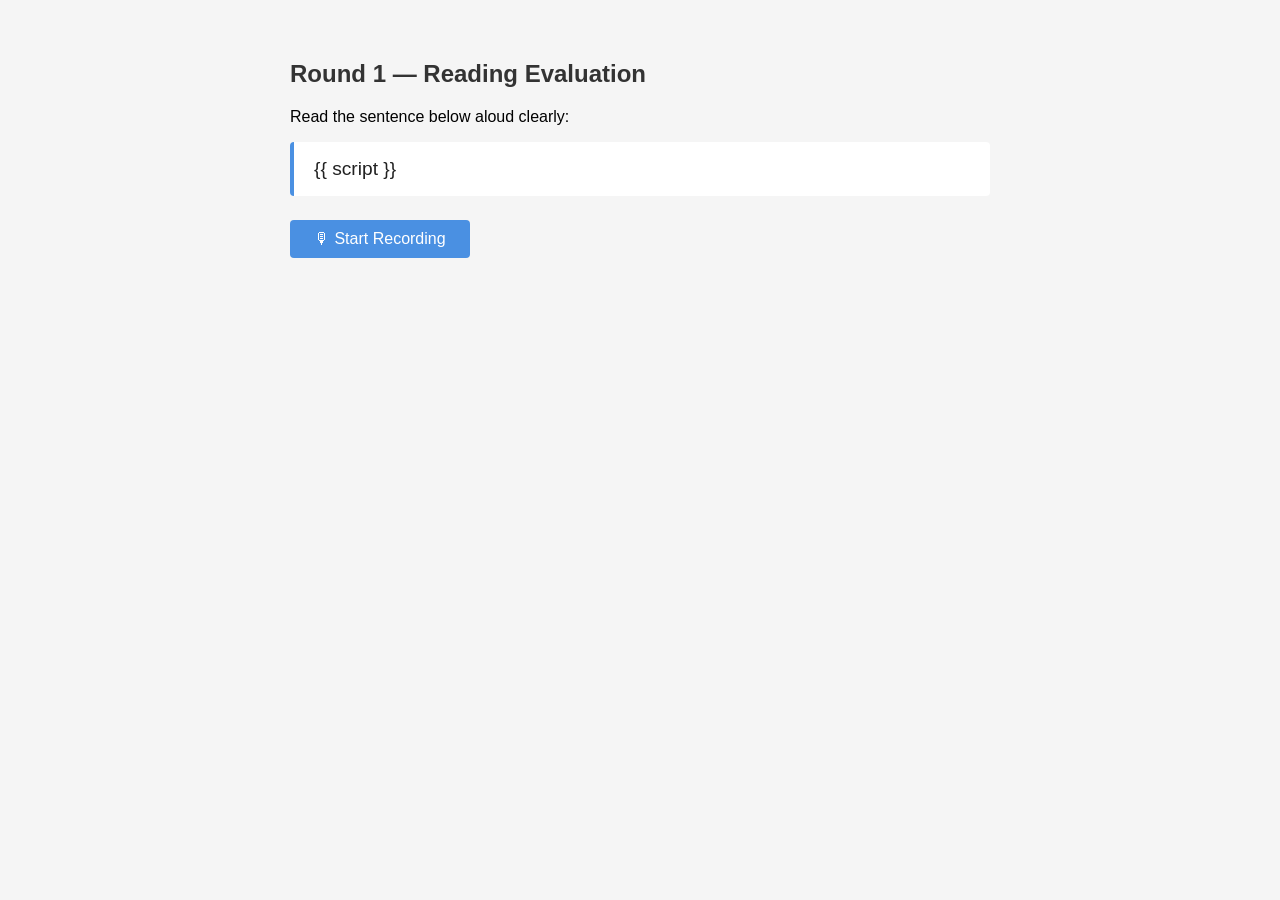
<file: templates/index.html>
<!DOCTYPE html>
<html lang="en">
<head>
  <meta charset="UTF-8" />
  <title>Round 1 - Reading Evaluation</title>
  <style>
    body { font-family: Arial, sans-serif; max-width: 700px; margin: 60px auto; padding: 0 20px; background: #f5f5f5; }
    h2 { color: #333; }
    #script-box {
      background: #fff; border-left: 4px solid #4a90e2; padding: 16px 20px;
      font-size: 1.2em; border-radius: 4px; margin-bottom: 24px; color: #222;
    }
    .btn {
      padding: 10px 24px; font-size: 1em; border: none; border-radius: 4px;
      cursor: pointer; margin-right: 10px;
    }
    #start-btn { background: #4a90e2; color: #fff; }
    #stop-btn  { background: #e24a4a; color: #fff; display: none; }
    #status    { margin-top: 12px; font-size: 0.95em; color: #666; }

    #results { display: none; background: #fff; border-radius: 6px; padding: 24px; margin-top: 28px; }
    #results h3 { margin-top: 0; color: #333; border-bottom: 1px solid #eee; padding-bottom: 8px; }
    .result-row { display: flex; justify-content: space-between; padding: 8px 0; border-bottom: 1px solid #f0f0f0; }
    .result-row:last-child { border-bottom: none; }
    .label { color: #555; }
    .value { font-weight: bold; color: #222; }
    .score-big { font-size: 2em; font-weight: bold; color: #4a90e2; text-align: center; margin: 16px 0 8px; }
    .misread-list { color: #e24a4a; font-size: 0.95em; }
    .transcript-box { background: #f9f9f9; padding: 10px; border-radius: 4px; font-size: 0.95em; color: #444; margin-top: 4px; }
    #error-msg { color: #e24a4a; margin-top: 12px; }
    #replay-box { display: none; margin-top: 14px; }
    #replay-box label { font-size: 0.9em; color: #555; display: block; margin-bottom: 4px; }
  </style>
</head>
<body>

  <h2>Round 1 — Reading Evaluation</h2>
  <p>Read the sentence below aloud clearly:</p>

  <div id="script-box">{{ script }}</div>

  <button class="btn" id="start-btn">🎙 Start Recording</button>
  <button class="btn" id="stop-btn">⏹ Stop & Evaluate</button>
  <div id="status"></div>
  <div id="error-msg"></div>
  <div id="replay-box">
    <label>🔊 Replay your recording:</label>
    <audio id="replay-player" controls style="width:100%;"></audio>
  </div>

  <div id="results">
    <h3>Evaluation Results</h3>
    <div class="score-big" id="r1-score">—</div>
    <div style="text-align:center;color:#888;margin-bottom:16px;">Round 1 Score (out of 100)</div>

    <div class="result-row">
      <span class="label">Accuracy</span>
      <span class="value" id="accuracy">—</span>
    </div>
    <div class="result-row">
      <span class="label">Word Error Rate (WER)</span>
      <span class="value" id="wer">—</span>
    </div>
    <div class="result-row">
      <span class="label">Fluency Score</span>
      <span class="value" id="fluency-score">—</span>
    </div>
    <div class="result-row">
      <span class="label">Speech Rate (WPM)</span>
      <span class="value" id="wpm">—</span>
    </div>
    <div class="result-row">
      <span class="label">Pause Count</span>
      <span class="value" id="pauses">—</span>
    </div>
    <div class="result-row">
      <span class="label">Pitch Variance (Hz std)</span>
      <span class="value" id="pitch">—</span>
    </div>
    <div class="result-row">
      <span class="label">Duration</span>
      <span class="value" id="duration">—</span>
    </div>
    <div class="result-row" style="flex-direction:column;">
      <span class="label">Misread / Skipped Words</span>
      <span class="misread-list" id="misread">—</span>
    </div>
    <div class="result-row" style="flex-direction:column;">
      <span class="label">Your Transcript</span>
      <div class="transcript-box" id="transcript">—</div>
    </div>
  </div>

<script>
  let mediaRecorder, audioChunks = [];

  document.getElementById("start-btn").onclick = async () => {
    audioChunks = [];
    const stream = await navigator.mediaDevices.getUserMedia({ audio: true });
    mediaRecorder = new MediaRecorder(stream, { mimeType: "audio/webm" });
    mediaRecorder.ondataavailable = e => { if (e.data && e.data.size > 0) audioChunks.push(e.data); };
    mediaRecorder.start(250);  // collect chunks every 250ms

    document.getElementById("start-btn").style.display = "none";
    document.getElementById("stop-btn").style.display = "inline-block";
    document.getElementById("status").textContent = "Recording... speak now.";
    document.getElementById("error-msg").textContent = "";
    document.getElementById("results").style.display = "none";
  };

  document.getElementById("stop-btn").onclick = () => {
    document.getElementById("stop-btn").style.display = "none";
    document.getElementById("start-btn").style.display = "inline-block";
    document.getElementById("status").textContent = "Processing...";

    // assign onstop BEFORE calling stop()
    mediaRecorder.onstop = async () => {
      console.log("chunks collected:", audioChunks.length);
      const blob = new Blob(audioChunks, { type: "audio/webm" });

      // Replay in-memory — no file saved
      const prevURL = document.getElementById("replay-player").src;
      if (prevURL) URL.revokeObjectURL(prevURL);
      document.getElementById("replay-player").src = URL.createObjectURL(blob);
      document.getElementById("replay-box").style.display = "block";

      const formData = new FormData();
      formData.append("audio", blob, "recording.webm");

      try {
        const res = await fetch("/evaluate", { method: "POST", body: formData });
        const data = await res.json();

        if (data.error) {
          document.getElementById("error-msg").textContent = "Error: " + data.error;
          document.getElementById("status").textContent = "";
          return;
        }

        document.getElementById("r1-score").textContent      = data.round1_score;
        document.getElementById("accuracy").textContent      = data.accuracy_percent + "%";
        document.getElementById("wer").textContent           = (data.wer * 100).toFixed(2) + "%";
        document.getElementById("fluency-score").textContent = data.fluency_score;
        document.getElementById("wpm").textContent           = data.fluency.approx_wpm;
        document.getElementById("pauses").textContent        = data.fluency.pause_count;
        document.getElementById("pitch").textContent         = data.fluency.pitch_variance;
        document.getElementById("duration").textContent      = data.fluency.duration_sec + "s";
        document.getElementById("misread").textContent       = data.misread_words.length ? data.misread_words.join(", ") : "None ✓";
        document.getElementById("transcript").textContent    = data.transcript || "(no speech detected)";

        document.getElementById("results").style.display = "block";
        document.getElementById("status").textContent = "Done.";
      } catch (err) {
        document.getElementById("error-msg").textContent = "Request failed: " + err.message;
        document.getElementById("status").textContent = "";
      }
    };

    mediaRecorder.stop();
    mediaRecorder.stream.getTracks().forEach(t => t.stop());
  };
</script>
</body>
</html>
</file>
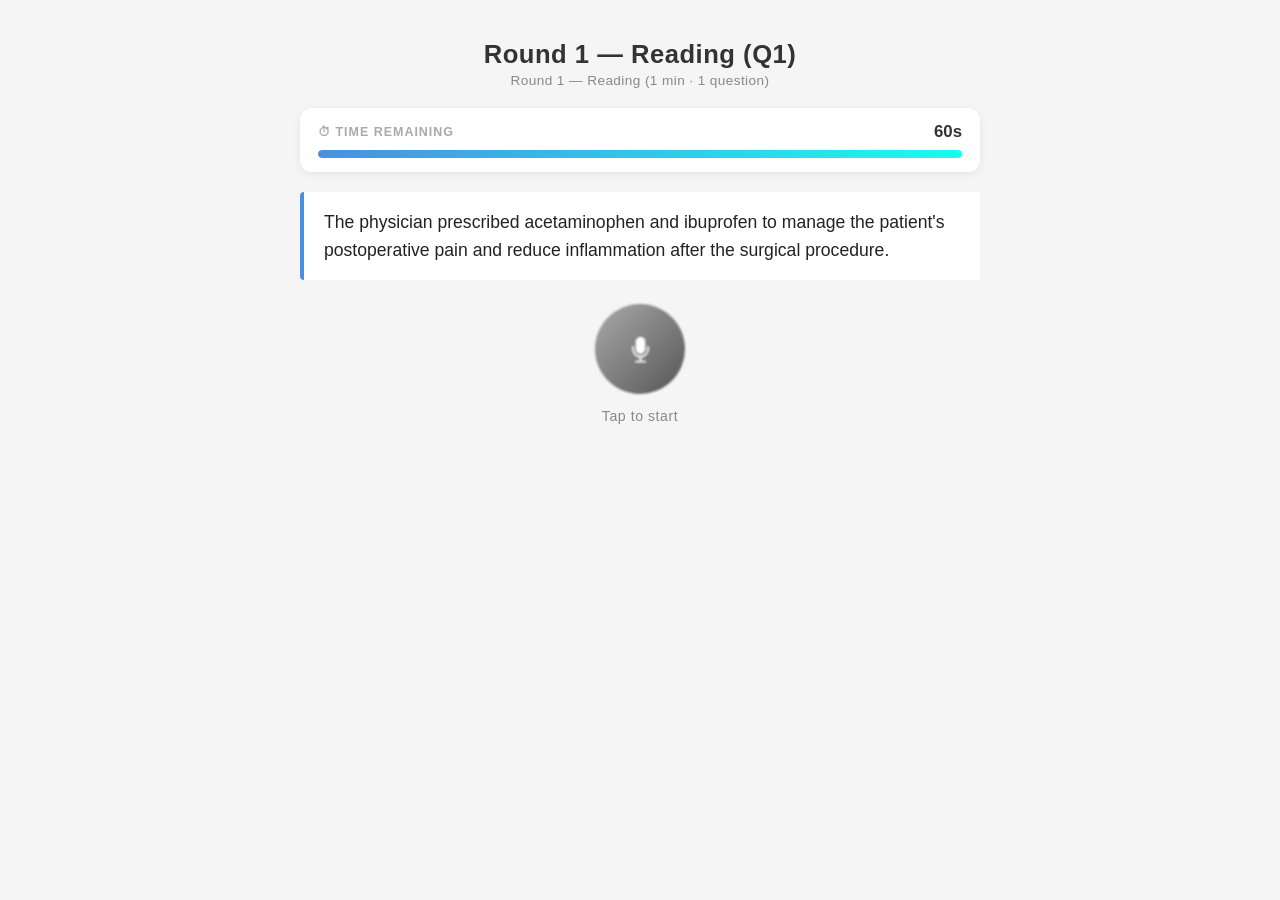
<file: templates/interview.html>
<!DOCTYPE html>
<html lang="en">
<head>
  <meta charset="UTF-8" />
  <title>5-Minute Interview</title>
  <link rel="stylesheet" href="/static/mic_button.css" />
  <style>
    * { box-sizing: border-box; }
    body { font-family: Arial, sans-serif; max-width: 720px; margin: 40px auto; padding: 0 20px; background: #f5f5f5; }
    h2 { color: #333; margin-bottom: 4px; text-align: center; font-size: 1.6em; letter-spacing: 0.02em; }
    .round-label { font-size: 0.85em; color: #888; margin-bottom: 20px; text-align: center; letter-spacing: 0.03em; }

    /* Timer */
    .timer-wrap {
      background: #fff;
      border-radius: 12px;
      padding: 14px 18px;
      margin-bottom: 20px;
      box-shadow: 0 2px 8px rgba(0,0,0,0.07);
    }
    .timer-header {
      display: flex;
      justify-content: space-between;
      align-items: center;
      margin-bottom: 8px;
    }
    .timer-header .timer-title {
      font-size: 0.78em;
      font-weight: 600;
      text-transform: uppercase;
      letter-spacing: 0.08em;
      color: #aaa;
    }
    #timer-text {
      font-size: 1.05em;
      font-weight: 700;
      color: #333;
      font-variant-numeric: tabular-nums;
    }
    #timer-bar-wrap {
      background: #eee;
      border-radius: 999px;
      height: 8px;
      overflow: hidden;
    }
    #timer-bar {
      height: 8px;
      border-radius: 999px;
      background: linear-gradient(90deg, #4a90e2, #1afbf0);
      transition: width 1s linear, background 0.5s;
      width: 100%;
    }

    /* Question box */
    .question-wrap { position: relative; margin-bottom: 8px; }
    #question-box {
      background: #fff; border-left: 4px solid #4a90e2;
      padding: 16px 20px; font-size: 1.1em; border-radius: 4px;
      color: #222; line-height: 1.6;
    }
    #hint-box { background: #eef4ff; border-radius: 4px; padding: 8px 14px; font-size: 0.9em; color: #555; margin-bottom: 20px; }

    /* Buttons */
    .btn { padding: 10px 22px; font-size: 1em; border: none; border-radius: 4px; cursor: pointer; }
    #next-btn {
      display: none;
      background: linear-gradient(135deg, #27ae60, #1abc9c);
      color: #fff;
      float: right;
      border-radius: 8px;
      padding: 10px 24px;
      font-weight: 600;
      box-shadow: 0 2px 8px rgba(39,174,96,0.3);
    }
    .action-row { overflow: hidden; margin-top: 10px; }

    #error-msg { color: #e24a4a; margin-top: 8px; font-size: 0.9em; text-align: center; }

    /* Replay button */
    #replay-btn {
      display: none;
      position: absolute;
      top: 0; right: 0;
      width: 44px; height: 44px;
      border-radius: 50%;
      border: none;
      background: linear-gradient(135deg, #1afbf0, #da00ff);
      cursor: pointer;
      box-shadow: 0 2px 8px rgba(218,0,255,0.3);
      align-items: center;
      justify-content: center;
      transition: transform 0.2s;
    }
    #replay-btn:hover { transform: scale(1.1); }
    #replay-btn svg { width: 20px; height: 20px; fill: white; }

    /* Replay modal */
    #replay-modal {
      display: none;
      position: fixed;
      inset: 0;
      background: rgba(0,0,0,0.5);
      z-index: 1000;
      align-items: center;
      justify-content: center;
    }
    #replay-modal.open { display: flex; }
    .replay-modal-box {
      background: #1a1a2e;
      border-radius: 16px;
      padding: 28px 32px;
      width: 360px;
      box-shadow: 0 8px 32px rgba(0,0,0,0.4);
      position: relative;
    }
    .replay-modal-title {
      color: #fff;
      font-size: 1em;
      font-weight: 600;
      margin-bottom: 20px;
      letter-spacing: 0.04em;
      text-align: center;
    }
    #replay-player {
      width: 100%;
      border-radius: 8px;
      outline: none;
      accent-color: #1afbf0;
    }
    .replay-close {
      position: absolute;
      top: 12px; right: 14px;
      background: none;
      border: none;
      color: #aaa;
      font-size: 1.3em;
      cursor: pointer;
      line-height: 1;
    }
    .replay-close:hover { color: #fff; }

    /* Results */
    #results {
      display: none;
      background: #fff;
      border-radius: 6px;
      padding: 20px;
      margin-top: 20px;
      max-height: 340px;
      overflow-y: auto;
      scroll-behavior: smooth;
    }
    #results::-webkit-scrollbar { width: 6px; }
    #results::-webkit-scrollbar-track { background: #f0f0f0; border-radius: 999px; }
    #results::-webkit-scrollbar-thumb { background: #ccc; border-radius: 999px; }
    #results::-webkit-scrollbar-thumb:hover { background: #aaa; }
    #results h3 { margin-top: 0; border-bottom: 1px solid #eee; padding-bottom: 8px; color: #333; }
    .result-row { display: flex; justify-content: space-between; padding: 7px 0; border-bottom: 1px solid #f0f0f0; font-size: 0.93em; }
    .result-row:last-child { border-bottom: none; }
    .label { color: #555; }
    .value { font-weight: bold; color: #222; }
    .score-big { font-size: 2em; font-weight: bold; text-align: center; margin: 12px 0 4px; }
    .r1-color { color: #4a90e2; }
    .r2-color { color: #9b59b6; }
    .r3-color { color: #27ae60; }
    .text-box { background: #f9f9f9; padding: 8px; border-radius: 4px; font-size: 0.9em; color: #444; margin-top: 4px; }
    .kw { padding: 3px 9px; border-radius: 4px; font-size: 0.85em; font-weight: bold; margin: 2px; display: inline-block; }
    .kw-matched { background: #d4edda; color: #155724; }
    .kw-missing { background: #f8d7da; color: #721c24; }
    .ph { padding: 3px 9px; border-radius: 4px; font-size: 0.85em; font-weight: bold; margin: 2px; display: inline-block; }
    .ph-correct { background: #d4edda; color: #155724; }
    .ph-wrong   { background: #f8d7da; color: #721c24; }
    .ph-extra   { background: #fff3cd; color: #856404; }
    .verdict-box { text-align: center; font-size: 0.95em; font-weight: bold; padding: 5px 14px; border-radius: 20px; display: inline-block; margin: 0 auto 12px; width: 100%; }
    .verdict-correct   { background: #d4edda; color: #155724; }
    .verdict-partial   { background: #fff3cd; color: #856404; }
    .verdict-incorrect { background: #f8d7da; color: #721c24; }



    /* Final summary */
    #summary { display: none; background: #fff; border-radius: 8px; padding: 28px; margin-top: 24px; text-align: center; }
    #summary h2 { color: #333; }
    .summary-score { font-size: 2.5em; font-weight: bold; color: #4a90e2; }

    /* Timeout warning */
    #timeout-msg { display: none; background: #fff3cd; color: #856404; padding: 8px 14px; border-radius: 4px; margin-top: 10px; font-size: 0.9em; }
  </style>
</head>
<body>

<h2 id="round-title">Interview</h2>
<div class="round-label" id="round-label"></div>

<div class="timer-wrap">
  <div class="timer-header">
    <span class="timer-title">&#9201; Time Remaining</span>
    <span id="timer-text"></span>
  </div>
  <div id="timer-bar-wrap"><div id="timer-bar"></div></div>
</div>

<div class="question-wrap">
  <div id="question-box"></div>
  <button id="replay-btn" title="Replay recording">
    <svg viewBox="0 0 24 24" xmlns="http://www.w3.org/2000/svg"><path d="M12 3a9 9 0 1 0 9 9h-2a7 7 0 1 1-7-7V3z"/><path d="M15 3l-3 3 3 3V3z"/><path d="M10 8l6 4-6 4V8z"/></svg>
  </button>
</div>
<div id="hint-box" style="display:none;"></div>

<div class="mic-wrapper">
  <div class="mic-shell">
    <button class="mic-box idle" id="mic-btn" title="Start Recording">
      <svg fill="#000000" width="800px" height="800px" viewBox="-3 0 19 19" xmlns="http://www.w3.org/2000/svg" class="cf-icon-svg"><path d="M11.665 7.915v1.31a5.257 5.257 0 0 1-1.514 3.694 5.174 5.174 0 0 1-1.641 1.126 5.04 5.04 0 0 1-1.456.384v1.899h2.312a.554.554 0 0 1 0 1.108H3.634a.554.554 0 0 1 0-1.108h2.312v-1.899a5.045 5.045 0 0 1-1.456-.384 5.174 5.174 0 0 1-1.641-1.126 5.257 5.257 0 0 1-1.514-3.695v-1.31a.554.554 0 1 1 1.109 0v1.31a4.131 4.131 0 0 0 1.195 2.917 3.989 3.989 0 0 0 5.722 0 4.133 4.133 0 0 0 1.195-2.917v-1.31a.554.554 0 1 1 1.109 0zM3.77 10.37a2.875 2.875 0 0 1-.233-1.146V4.738A2.905 2.905 0 0 1 3.77 3.58a3 3 0 0 1 1.59-1.59 2.902 2.902 0 0 1 1.158-.233 2.865 2.865 0 0 1 1.152.233 2.977 2.977 0 0 1 1.793 2.748l-.012 4.487a2.958 2.958 0 0 1-.856 2.09 3.025 3.025 0 0 1-.937.634 2.865 2.865 0 0 1-1.152.233 2.905 2.905 0 0 1-1.158-.233A2.957 2.957 0 0 1 3.77 10.37z"/></svg>
    </button>
  </div>
  <div class="mic-label" id="mic-label">Tap to start</div>
</div>

<div class="action-row">
  <div id="timeout-msg" style="display:none;">⏰ Time's up!</div>
  <div id="error-msg"></div>
  <button class="btn" id="next-btn">Next ➜</button>
</div>

<!-- Replay Modal -->
<div id="replay-modal">
  <div class="replay-modal-box">
    <button class="replay-close" id="replay-close">&#x2715;</button>
    <div class="replay-modal-title">🔊 Your Recording</div>
    <audio id="replay-player" controls></audio>
  </div>
</div>

<div id="results"></div>
<div id="summary"></div>

<script>
// ─── Data ────────────────────────────────────────────────────────────────────
const SCRIPTS = [
  "The physician prescribed acetaminophen and ibuprofen to manage the patient's postoperative pain and reduce inflammation after the surgical procedure.",
  "Amoxicillin is a broad spectrum antibiotic commonly prescribed for bacterial infections. The pharmacist advised the patient to complete the full course of azithromycin to prevent antibiotic resistance and ensure complete eradication of the infection."
];

const WORDS = [
  { word: "Stethoscope",    ipa: "ˈstɛθəskəʊp",         phonemes: ["S","T","EH","TH","AH","S","K","OW","P"],                                          hint: "A medical instrument used to listen to heart and lung sounds." },
  { word: "Anesthesia",     ipa: "ˌænɪsˈθiːʒə",          phonemes: ["AE","N","AH","S","TH","IY","ZH","AH"],                                           hint: "Temporary loss of sensation induced before surgery." },
  { word: "Cardiovascular", ipa: "ˌkɑːrdioʊˈvæskjʊlər", phonemes: ["K","AA","R","D","IY","OW","V","AE","S","K","Y","UH","L","ER"],               hint: "Relating to the heart and blood vessels." }
];

const QA = [
  {
    question: "Name the top 3 pharmaceutical companies in India and what makes them leaders.",
    reference_answer: "The top three pharmaceutical companies in India are Sun Pharmaceutical Industries, Cipla, and Dr Reddy's Laboratories. Sun Pharma is the largest with a strong global presence and a wide range of specialty and generic medicines. Cipla is known for its affordable life saving drugs especially in respiratory and HIV treatment. Dr Reddy's is recognized for its strong research capabilities and international generic drug exports.",
    keywords: ["Sun Pharma", "Cipla", "Dr Reddy's", "generic", "specialty", "research", "exports", "affordable"]
  },
  {
    question: "What are the top 3 most prescribed drugs in India and what are they used for?",
    reference_answer: "The top three most prescribed drugs in India are Metformin, Atorvastatin, and Amlodipine. Metformin is the first line treatment for type 2 diabetes as it reduces blood glucose levels. Atorvastatin is a statin prescribed to lower cholesterol and reduce the risk of cardiovascular disease. Amlodipine is a calcium channel blocker used to treat hypertension and angina by relaxing blood vessels and improving blood flow.",
    keywords: ["Metformin", "Atorvastatin", "Amlodipine", "diabetes", "cholesterol", "hypertension", "cardiovascular", "blood glucose"]
  },
  {
    question: "Tell us about FDC Limited — its vision, mission, and best known products.",
    reference_answer: "FDC Limited is a leading Indian pharmaceutical company founded in 1940 and headquartered in Mumbai. Its vision is to be a globally respected healthcare company committed to improving quality of life. Its mission is to deliver innovative and affordable healthcare solutions through research, quality manufacturing, and ethical practices. FDC's best known products include Electral, the oral rehydration salt used for dehydration, Zifi, a cephalosporin antibiotic, and Enerzal, an energy and electrolyte drink widely used by athletes and patients.",
    keywords: ["FDC", "Electral", "Zifi", "Enerzal", "vision", "mission", "rehydration", "antibiotic", "affordable", "Mumbai"]
  }
];

// ─── Interview structure ──────────────────────────────────────────────────────
// Each step: { round, index, duration (seconds), type: 'script'|'word'|'qa' }
const steps = [
  { round: 1, index: 0, duration: 60,  type: "script" },
  { round: 2, index: 0, duration: 20,  type: "word"   },
  { round: 2, index: 1, duration: 20,  type: "word"   },
  { round: 2, index: 2, duration: 20,  type: "word"   },
  { round: 3, index: 0, duration: 60,  type: "qa"     },
  { round: 3, index: 1, duration: 60,  type: "qa"     },
  { round: 3, index: 2, duration: 60,  type: "qa"     },
];

const ROUND_LABELS = {
  1: "Round 1 — Reading (1 min · 1 question)",
  2: "Round 2 — Pronunciation (1 min · 3 words · 20 sec each)",
  3: "Round 3 — Q&A (3 min · 3 questions · 1 min each)"
};
const ENDPOINTS = { script: "/evaluate", word: "/evaluate_round2", qa: "/evaluate_round3" };
const SCORE_KEYS = { script: "round1_score", word: "round2_score", qa: "round3_score" };

// ─── State ────────────────────────────────────────────────────────────────────
let currentStep = 0;
let mediaRecorder, audioChunks = [];
let timerInterval = null;
let timeLeft = 0;
let submitted = false;
const scores = [];

// ─── DOM refs ─────────────────────────────────────────────────────────────────
const $title    = document.getElementById("round-title");
const $label    = document.getElementById("round-label");
const $bar      = document.getElementById("timer-bar");
const $timerTxt = document.getElementById("timer-text");
const $qbox     = document.getElementById("question-box");
const $hint     = document.getElementById("hint-box");
const $micBtn   = document.getElementById("mic-btn");
const $micLabel = document.getElementById("mic-label");
let isRecording = false;
const $nextBtn     = document.getElementById("next-btn");
const $error       = document.getElementById("error-msg");
const $replayBtn   = document.getElementById("replay-btn");
const $replayModal = document.getElementById("replay-modal");
const $player      = document.getElementById("replay-player");
const $results  = document.getElementById("results");
const $summary  = document.getElementById("summary");
const $timeout  = document.getElementById("timeout-msg");

// ─── Init step ────────────────────────────────────────────────────────────────
function loadStep(i) {
  submitted = false;
  const step = steps[i];

  // Title & label
  $title.textContent = `Round ${step.round} — ${step.type === "script" ? "Reading" : step.type === "word" ? "Pronunciation" : "Q&A"} (Q${step.index + 1})`;
  $label.textContent = ROUND_LABELS[step.round];

  // Question content
  if (step.type === "script") {
    $qbox.textContent = SCRIPTS[step.index];
    $hint.style.display = "none";
    $bar.style.borderLeftColor = "#4a90e2";
  } else if (step.type === "word") {
    const w = WORDS[step.index];
    $qbox.innerHTML = `<strong style="font-size:1.5em;">${w.word}</strong><br><span style="color:#888;font-size:0.9em;">IPA: ${w.ipa}</span>`;
    $hint.textContent = "💡 " + w.hint;
    $hint.style.display = "block";
  } else {
    $qbox.textContent = "❓ " + QA[step.index].question;
    $hint.style.display = "none";
  }

  // Reset UI
  $micBtn.className = "mic-box idle";
  $micLabel.textContent = "Tap to start";
  isRecording = false;
  $micBtn.disabled = false;
  $nextBtn.style.display = "none";
  $replayBtn.style.display = "none";
  $error.textContent = "";
  $results.style.display = "none";
  $timeout.style.display = "none";

  // Timer
  timeLeft = step.duration;
  updateTimerDisplay();
  clearInterval(timerInterval);
}

function updateTimerDisplay() {
  const step = steps[currentStep];
  const pct = (timeLeft / step.duration) * 100;
  $bar.style.width = pct + "%";
  $bar.style.background = timeLeft <= 10 ? "#e24a4a" : timeLeft <= 20 ? "linear-gradient(90deg,#f39c12,#e2b04a)" : "linear-gradient(90deg,#4a90e2,#1afbf0)";
  $timerTxt.textContent = `${timeLeft}s`;
}

function startTimer() {
  clearInterval(timerInterval);
  timerInterval = setInterval(() => {
    timeLeft--;
    updateTimerDisplay();
    if (timeLeft <= 0) {
      clearInterval(timerInterval);
      if (!submitted) autoStop();
    }
  }, 1000);
}

function autoStop() {
  $timeout.style.display = "block";
  if (mediaRecorder && mediaRecorder.state !== "inactive") {
    submitted = true;
    isRecording = false;
    $micBtn.className = "mic-box idle";
    $micBtn.disabled = true;
    $micLabel.textContent = "Time's up";
    mediaRecorder.stop();
    mediaRecorder.stream.getTracks().forEach(t => t.stop());
  } else {
    $micBtn.disabled = true;
    $micBtn.className = "mic-box idle";
    $micLabel.textContent = "Time's up";
    $nextBtn.style.display = "inline-block";
  }
}

// ─── Recording ────────────────────────────────────────────────────────────────
$micBtn.onclick = async () => {
  if (!isRecording) {
    // ── START ──
    audioChunks = [];
    try {
      const stream = await navigator.mediaDevices.getUserMedia({ audio: true });
      mediaRecorder = new MediaRecorder(stream, { mimeType: "audio/webm" });
      mediaRecorder.ondataavailable = e => { if (e.data && e.data.size > 0) audioChunks.push(e.data); };
      mediaRecorder.onstop = () => handleRecordingStop();
      mediaRecorder.start(250);
      isRecording = true;
      $micBtn.className = "mic-box recording";
      $micLabel.textContent = "Tap to stop";
      $error.textContent = "";
      $results.style.display = "none";
      startTimer();
    } catch (e) {
      $error.textContent = "Microphone access denied: " + e.message;
    }
  } else {
    // ── STOP ──
    clearInterval(timerInterval);
    submitted = true;
    isRecording = false;
    $micBtn.className = "mic-box idle";
    $micLabel.textContent = "Processing...";
    mediaRecorder.stop();
    mediaRecorder.stream.getTracks().forEach(t => t.stop());
  }
};

async function handleRecordingStop() {
  const blob = new Blob(audioChunks, { type: "audio/webm" });
  const prevURL = $player.src;
  if (prevURL) URL.revokeObjectURL(prevURL);
  $player.src = URL.createObjectURL(blob);
  $replayBtn.style.display = "flex";

  const step = steps[currentStep];
  const formData = new FormData();
  formData.append("audio", blob, "recording.webm");
  if (step.type === "script") formData.append("reference", SCRIPTS[step.index]);
  if (step.type === "word")   formData.append("word_entry", JSON.stringify(WORDS[step.index]));
  if (step.type === "qa")     formData.append("qa_entry", JSON.stringify(QA[step.index]));

  try {
    const res  = await fetch(ENDPOINTS[step.type], { method: "POST", body: formData });
    const data = await res.json();

    if (data.error) {
      $micLabel.textContent = "Tap to start";
      $error.textContent = "Error: " + data.error;
      $nextBtn.style.display = "inline-block";
      return;
    }

    scores.push({ round: step.round, type: step.type, score: data[SCORE_KEYS[step.type]] || 0 });
    renderResults(step.type, data);
    $micLabel.textContent = "Tap to start";
    $nextBtn.style.display = "inline-block";
  } catch (err) {
    $micLabel.textContent = "Tap to start";
    $error.textContent = "Request failed: " + err.message;
    $nextBtn.style.display = "inline-block";
  }
}

// ─── Replay modal
document.getElementById("replay-close").onclick = () => { $replayModal.classList.remove("open"); $player.pause(); };
$replayModal.onclick = e => { if (e.target === $replayModal) { $replayModal.classList.remove("open"); $player.pause(); } };
$replayBtn.onclick = () => $replayModal.classList.add("open");

// ─── Render results per type ──────────────────────────────────────────────────
function renderResults(type, data) {
  $results.style.display = "block";
  if (type === "script") renderR1(data);
  else if (type === "word") renderR2(data);
  else renderR3(data);
  $results.scrollTop = 0;
}

function row(label, value) {
  return `<div class="result-row"><span class="label">${label}</span><span class="value">${value}</span></div>`;
}

function renderR1(d) {
  $results.innerHTML = `
    <h3>Round 1 Results</h3>
    <div class="score-big r1-color">${d.round1_score}</div>
    <div style="text-align:center;color:#888;margin-bottom:12px;">Score (out of 100)</div>
    ${row("Accuracy", d.accuracy_percent + "%")}
    ${row("WER", (d.wer * 100).toFixed(1) + "%")}
    ${row("Fluency", d.fluency_score)}
    ${row("WPM", d.fluency?.approx_wpm ?? "—")}
    ${row("Pauses", d.fluency?.pause_count ?? "—")}
    ${row("Duration", (d.fluency?.duration_sec ?? "—") + "s")}
    <div class="result-row" style="flex-direction:column;">
      <span class="label">Misread Words</span>
      <span style="color:#e24a4a;font-size:0.9em;">${d.misread_words?.length ? d.misread_words.join(", ") : "None ✓"}</span>
    </div>
    <div class="result-row" style="flex-direction:column;">
      <span class="label">Your Transcript</span>
      <div class="text-box">${d.transcript || "(no speech detected)"}</div>
    </div>`;
}

function renderR2(d) {
  const refPhonemes = (d.reference_phonemes || []).map(ph =>
    `<span class="ph ${(d.wrong_phonemes||[]).includes(ph) ? "ph-wrong" : "ph-correct"}">${ph}</span>`).join("");
  const refSet = new Set(d.reference_phonemes || []);
  const userPhonemes = (d.candidate_phonemes || []).map(ph =>
    `<span class="ph ${refSet.has(ph) ? "ph-correct" : "ph-extra"}">${ph}</span>`).join("") || "<span style='color:#888;font-size:0.9em;'>(none detected)</span>";

  $results.innerHTML = `
    <h3>Round 2 Results</h3>
    <div class="score-big r2-color">${d.round2_score}</div>
    <div style="text-align:center;color:#888;margin-bottom:12px;">Score (out of 100)</div>
    ${row("Phoneme Accuracy", d.phoneme_accuracy + "%")}
    ${row("Word Recognized", d.word_match ? "✓ Yes" : "✗ No")}
    ${row("MFCC Score", d.mfcc_score)}
    <div class="result-row" style="flex-direction:column;">
      <span class="label">Your Transcript</span>
      <div class="text-box">${d.transcript || "(no speech detected)"}</div>
    </div>
    <div class="result-row" style="flex-direction:column;">
      <span class="label" style="margin-bottom:6px;">Phoneme Breakdown</span>
      <div style="font-size:0.82em;color:#888;margin-bottom:4px;">Reference</div>
      <div style="margin-bottom:8px;">${refPhonemes}</div>
      <div style="font-size:0.82em;color:#888;margin-bottom:4px;">Yours</div>
      <div>${userPhonemes}</div>
    </div>`;
}

function renderR3(d) {
  const matchedSet = new Set(d.matched_keywords || []);
  const allKw = [...(d.matched_keywords || []), ...(d.missing_keywords || [])];
  const kwHtml = allKw.map(kw =>
    `<span class="kw ${matchedSet.has(kw) ? "kw-matched" : "kw-missing"}">${kw}</span>`).join("");

  const verdictClass = d.verdict === "correct" ? "verdict-correct" : d.verdict === "partially correct" ? "verdict-partial" : "verdict-incorrect";

  $results.innerHTML = `
    <h3>Round 3 Results</h3>
    <div class="score-big r3-color">${d.round3_score}</div>
    <div class="verdict-box ${verdictClass}">${(d.verdict || "").toUpperCase()}</div>
    ${row("TF-IDF Similarity", d.tfidf_score)}
    ${row("Fuzzy Match", d.fuzzy_score)}
    ${row("Keyword Score", d.keyword_score + "%")}
    <div class="result-row" style="flex-direction:column;">
      <span class="label" style="margin-bottom:4px;">Keywords</span>
      <div>${kwHtml}</div>
    </div>
    <div class="result-row" style="flex-direction:column;">
      <span class="label">Your Answer</span>
      <div class="text-box">${d.transcript || "(no speech detected)"}</div>
    </div>
    <div class="result-row" style="flex-direction:column;">
      <span class="label">Reference Answer</span>
      <div class="text-box">${d.reference_answer}</div>
    </div>`;
}

// ─── Next button ──────────────────────────────────────────────────────────────
$nextBtn.onclick = () => {
  currentStep++;
  if (currentStep >= steps.length) {
    showSummary();
  } else {
    loadStep(currentStep);
  }
};

function showSummary() {
  document.getElementById("round-title").style.display = "none";
  $label.style.display = "none";
  document.querySelector(".timer-wrap").style.display = "none";
  $qbox.style.display = "none";
  $hint.style.display = "none";
  document.querySelector(".mic-wrapper").style.display = "none";
  $replayBtn.style.display = "none";
  $nextBtn.style.display = "none";
  $results.style.display = "none";
  $timeout.style.display = "none";

  const byRound = { 1: [], 2: [], 3: [] };
  scores.forEach(s => byRound[s.round].push(s.score));
  const avg = arr => arr.length ? (arr.reduce((a, b) => a + b, 0) / arr.length).toFixed(1) : "—";
  const allScores = scores.map(s => s.score);
  const overall = avg(allScores);

  $summary.style.display = "block";
  $summary.innerHTML = `
    <h2>🎉 Interview Complete!</h2>
    <div class="summary-score">${overall}</div>
    <div style="color:#888;margin-bottom:20px;">Overall Score (out of 100)</div>
    <table style="width:100%;border-collapse:collapse;text-align:left;">
      <tr style="border-bottom:2px solid #eee;">
        <th style="padding:8px;">Round</th><th style="padding:8px;">Avg Score</th>
      </tr>
      <tr><td style="padding:8px;">Round 1 — Reading</td><td style="padding:8px;font-weight:bold;color:#4a90e2;">${avg(byRound[1])}</td></tr>
      <tr><td style="padding:8px;">Round 2 — Pronunciation</td><td style="padding:8px;font-weight:bold;color:#9b59b6;">${avg(byRound[2])}</td></tr>
      <tr><td style="padding:8px;">Round 3 — Q&A</td><td style="padding:8px;font-weight:bold;color:#27ae60;">${avg(byRound[3])}</td></tr>
    </table>
    <br>
    <button class="btn" style="background:#4a90e2;color:#fff;" onclick="location.reload()">🔄 Restart Interview</button>
  `;
}

// ─── Start ────────────────────────────────────────────────────────────────────
loadStep(0);
</script>
</body>
</html>
</file>
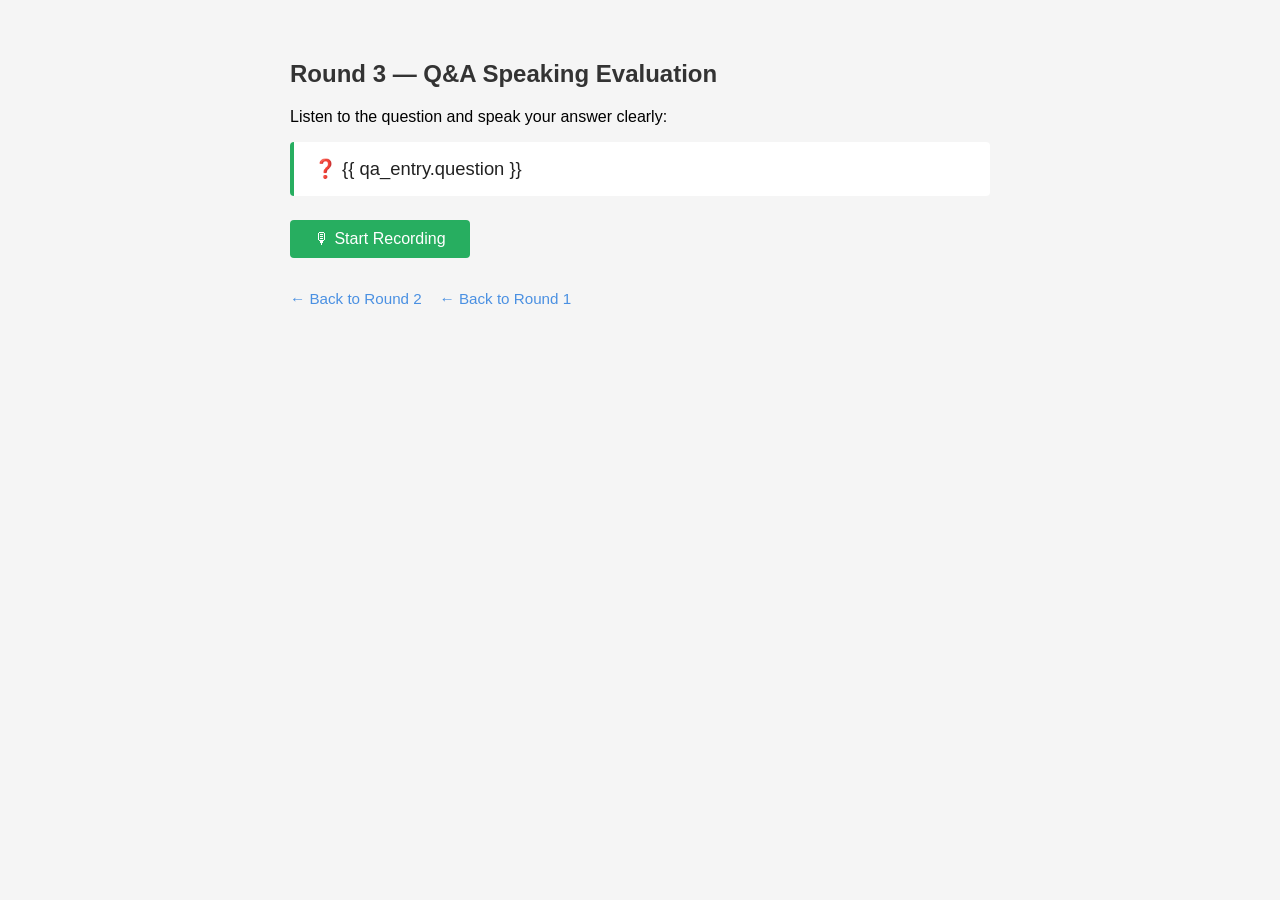
<file: templates/round3.html>
<!DOCTYPE html>
<html lang="en">
<head>
  <meta charset="UTF-8" />
  <title>Round 3 - Q&A Evaluation</title>
  <style>
    body { font-family: Arial, sans-serif; max-width: 700px; margin: 60px auto; padding: 0 20px; background: #f5f5f5; }
    h2 { color: #333; }

    #question-box {
      background: #fff; border-left: 4px solid #27ae60; padding: 16px 20px;
      font-size: 1.15em; border-radius: 4px; margin-bottom: 24px; color: #222;
    }

    .btn { padding: 10px 24px; font-size: 1em; border: none; border-radius: 4px; cursor: pointer; margin-right: 10px; }
    #start-btn { background: #27ae60; color: #fff; }
    #stop-btn  { background: #e24a4a; color: #fff; display: none; }
    #status    { margin-top: 12px; font-size: 0.95em; color: #666; }
    #error-msg { color: #e24a4a; margin-top: 12px; }
    #replay-box { display: none; margin-top: 14px; }
    #replay-box label { font-size: 0.9em; color: #555; display: block; margin-bottom: 4px; }

    #results { display: none; background: #fff; border-radius: 6px; padding: 24px; margin-top: 28px; }
    #results h3 { margin-top: 0; color: #333; border-bottom: 1px solid #eee; padding-bottom: 8px; }
    .result-row { display: flex; justify-content: space-between; padding: 8px 0; border-bottom: 1px solid #f0f0f0; }
    .result-row:last-child { border-bottom: none; }
    .label { color: #555; }
    .value { font-weight: bold; color: #222; }

    .score-big { font-size: 2em; font-weight: bold; color: #27ae60; text-align: center; margin: 16px 0 4px; }
    .verdict-box {
      text-align: center; font-size: 1em; font-weight: bold;
      padding: 6px 16px; border-radius: 20px; display: inline-block;
      margin: 0 auto 16px; width: 100%; box-sizing: border-box;
    }
    .verdict-correct   { background: #d4edda; color: #155724; }
    .verdict-partial   { background: #fff3cd; color: #856404; }
    .verdict-incorrect { background: #f8d7da; color: #721c24; }

    .keyword-row { display: flex; flex-wrap: wrap; gap: 6px; margin-top: 6px; }
    .kw { padding: 3px 10px; border-radius: 4px; font-size: 0.88em; font-weight: bold; }
    .kw-matched { background: #d4edda; color: #155724; }
    .kw-missing { background: #f8d7da; color: #721c24; }

    .text-box { background: #f9f9f9; padding: 10px; border-radius: 4px; font-size: 0.92em; color: #444; margin-top: 6px; line-height: 1.5; }
    .nav-link { display: inline-block; margin-top: 20px; color: #4a90e2; text-decoration: none; font-size: 0.95em; }
  </style>
</head>
<body>

  <h2>Round 3 — Q&A Speaking Evaluation</h2>
  <p>Listen to the question and speak your answer clearly:</p>

  <div id="question-box">❓ {{ qa_entry.question }}</div>

  <button class="btn" id="start-btn">🎙 Start Recording</button>
  <button class="btn" id="stop-btn">⏹ Stop & Evaluate</button>
  <div id="status"></div>
  <div id="error-msg"></div>
  <div id="replay-box">
    <label>🔊 Replay your recording:</label>
    <audio id="replay-player" controls style="width:100%;"></audio>
  </div>

  <div id="results">
    <h3>Evaluation Results</h3>

    <div class="score-big" id="r3-score">—</div>
    <div id="verdict-box" class="verdict-box">—</div>

    <div class="result-row">
      <span class="label">TF-IDF Similarity</span>
      <span class="value" id="tfidf-score">—</span>
    </div>
    <div class="result-row">
      <span class="label">Fuzzy Match Score</span>
      <span class="value" id="fuzzy-score">—</span>
    </div>
    <div class="result-row">
      <span class="label">Keyword Score</span>
      <span class="value" id="keyword-score">—</span>
    </div>

    <div class="result-row" style="flex-direction:column;">
      <span class="label" style="margin-bottom:6px;">Keywords</span>
      <div>
        <div style="font-size:0.82em;color:#888;margin-bottom:4px;">
          <span style="background:#d4edda;color:#155724;padding:2px 8px;border-radius:3px;">✓ Matched</span>
          &nbsp;
          <span style="background:#f8d7da;color:#721c24;padding:2px 8px;border-radius:3px;">✗ Missing</span>
        </div>
        <div class="keyword-row" id="keywords"></div>
      </div>
    </div>

    <div class="result-row" style="flex-direction:column;">
      <span class="label">Your Answer (Transcript)</span>
      <div class="text-box" id="transcript">—</div>
    </div>

    <div class="result-row" style="flex-direction:column;">
      <span class="label">Reference Answer</span>
      <div class="text-box" id="reference-answer">—</div>
    </div>
  </div>

  <a class="nav-link" href="/round2">← Back to Round 2</a>
  &nbsp;&nbsp;
  <a class="nav-link" href="/">← Back to Round 1</a>

<script>
  let mediaRecorder, audioChunks = [];

  document.getElementById("start-btn").onclick = async () => {
    audioChunks = [];
    const stream = await navigator.mediaDevices.getUserMedia({ audio: true });
    mediaRecorder = new MediaRecorder(stream, { mimeType: "audio/webm" });
    mediaRecorder.ondataavailable = e => { if (e.data && e.data.size > 0) audioChunks.push(e.data); };
    mediaRecorder.start(250);

    document.getElementById("start-btn").style.display = "none";
    document.getElementById("stop-btn").style.display = "inline-block";
    document.getElementById("status").textContent = "Recording... speak your answer now.";
    document.getElementById("error-msg").textContent = "";
    document.getElementById("results").style.display = "none";
  };

  document.getElementById("stop-btn").onclick = () => {
    document.getElementById("stop-btn").style.display = "none";
    document.getElementById("start-btn").style.display = "inline-block";
    document.getElementById("status").textContent = "Processing...";

    mediaRecorder.onstop = async () => {
      const blob = new Blob(audioChunks, { type: "audio/webm" });

      // Replay in-memory — no file saved
      const prevURL = document.getElementById("replay-player").src;
      if (prevURL) URL.revokeObjectURL(prevURL);
      document.getElementById("replay-player").src = URL.createObjectURL(blob);
      document.getElementById("replay-box").style.display = "block";

      const formData = new FormData();
      formData.append("audio", blob, "recording.webm");

      try {
        const res  = await fetch("/evaluate_round3", { method: "POST", body: formData });
        const data = await res.json();

        if (data.error) {
          document.getElementById("error-msg").textContent = "Error: " + data.error;
          document.getElementById("status").textContent = "";
          return;
        }

        document.getElementById("r3-score").textContent      = data.round3_score;
        document.getElementById("tfidf-score").textContent   = data.tfidf_score;
        document.getElementById("fuzzy-score").textContent   = data.fuzzy_score;
        document.getElementById("keyword-score").textContent = data.keyword_score + "%";
        document.getElementById("transcript").textContent    = data.transcript || "(no speech detected)";
        document.getElementById("reference-answer").textContent = data.reference_answer;

        // Verdict styling
        const verdictBox = document.getElementById("verdict-box");
        verdictBox.textContent = data.verdict.toUpperCase();
        verdictBox.className = "verdict-box " + (
          data.verdict === "correct"           ? "verdict-correct"   :
          data.verdict === "partially correct" ? "verdict-partial"   :
                                                 "verdict-incorrect"
        );

        // Keywords — matched green, missing red
        const matchedSet = new Set(data.matched_keywords);
        const allKeywords = [...data.matched_keywords, ...data.missing_keywords];
        const kwDiv = document.getElementById("keywords");
        kwDiv.innerHTML = "";
        allKeywords.forEach(kw => {
          const span = document.createElement("span");
          span.className = "kw " + (matchedSet.has(kw) ? "kw-matched" : "kw-missing");
          span.textContent = kw;
          kwDiv.appendChild(span);
        });

        document.getElementById("results").style.display = "block";
        document.getElementById("status").textContent = "Done.";
      } catch (err) {
        document.getElementById("error-msg").textContent = "Request failed: " + err.message;
        document.getElementById("status").textContent = "";
      }
    };

    mediaRecorder.stop();
    mediaRecorder.stream.getTracks().forEach(t => t.stop());
  };
</script>
</body>
</html>
</file>
<file: static/mic_button.css>
/* ── Mic Button Container ─────────────────────────────────────── */
.mic-wrapper {
    display: flex;
    flex-direction: column;
    align-items: center;
    gap: 14px;
    margin: 24px 0;
}

/* ── Outer ripple shell ───────────────────────────────────────── */
.mic-shell {
    position: relative;
    width: 90px;
    height: 90px;
    display: flex;
    justify-content: center;
    align-items: center;
}

/* ── The box button ───────────────────────────────────────────── */
.mic-box {
    background: linear-gradient(135deg, #1afbf0, #da00ff);
    width: 90px;
    height: 90px;
    filter: blur(2px);
    border-radius: 50%;
    /* transform: rotate(45deg); */
    position: relative;
    display: flex;
    justify-content: center;
    align-items: center;
    cursor: pointer;
    border: none;
    outline: none;
    transition: filter 0.3s;
}

.mic-box svg {
    width: 31px;
    height: 33px;
    /* transform: rotate(-45deg);  */
}

.mic-box svg g,
.mic-box svg path,
.mic-box svg rect,
.mic-box svg circle {
    fill: white;
}

/* ── Ripple pseudo-elements (only active when .recording) ─────── */
.mic-box::before,
.mic-box::after {
    content: '';
    position: absolute;
    top: -8px;
    left: -8px;
    right: -8px;
    bottom: -8px;
    background: linear-gradient(135deg, #1afbf0, #da00ff);
    filter: blur(5px);
    border-radius: 50%;
    z-index: -1;
    opacity: 0;
    animation: none;
}

/* ── Ripple ON when mic is active ─────────────────────────────── */
.mic-box.recording::before,
.mic-box.recording::after {
    animation: ripple 1.6s infinite;
    opacity: 1;
}

.mic-box.recording::after {
    animation-delay: 0.8s;
}

@keyframes ripple {
    0%   { scale: 1;   opacity: 1;   }
    50%  { scale: 1.8; opacity: 0.3; }
    100% { scale: 2.5; opacity: 0;   }
}

/* ── Label under button ───────────────────────────────────────── */
.mic-label {
    font-size: 0.88em;
    color: #888;
    letter-spacing: 0.04em;
    user-select: none;
}

/* ── Idle (grey) state ────────────────────────────────────────── */
.mic-box.idle {
    background: linear-gradient(135deg, #aaa, #555);
    filter: blur(1px);
}

/* ── Disabled state ───────────────────────────────────────────── */
.mic-box:disabled {
    opacity: 0.4;
    cursor: not-allowed;
    pointer-events: none;
}
</file>
